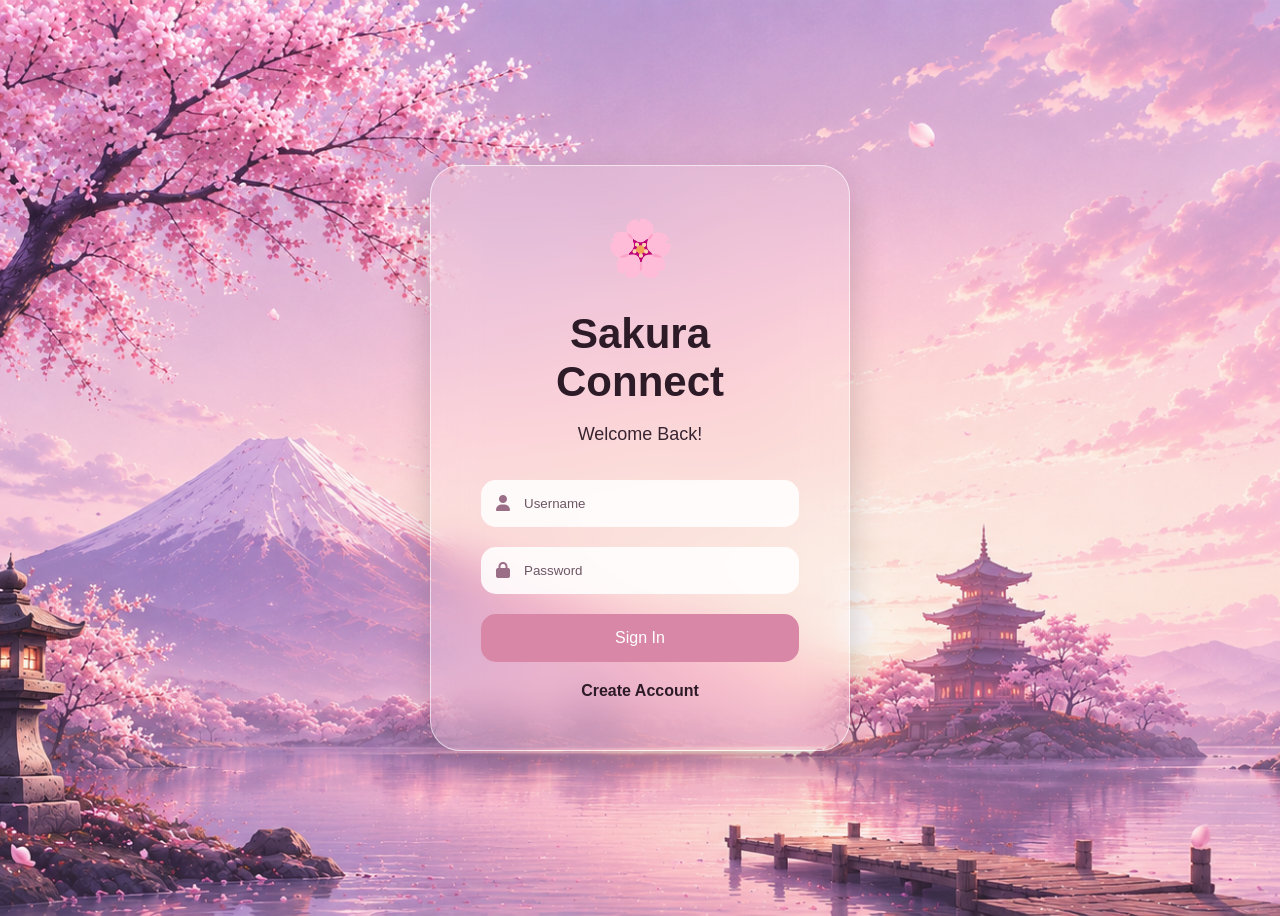
<file: index.html>
<!--ChatGPT assisted in cleaning up visuals and finding bugs-->

<!DOCTYPE html>
<html lang="en">
<head>
    <meta charset="UTF-8">
    <meta name="viewport" content="width=device-width, initial-scale=1.0">
	<meta name="description" content="Where your connections blossum">
	<link rel="stylesheet" href="css/login.css">
	<link rel="stylesheet" href="https://cdnjs.cloudflare.com/ajax/libs/font-awesome/6.5.1/css/all.min.css">
    <script src="js/login.js"></script>


    <title>Sakura Connect</title>

</head>



<body>

<div class="petals">
	<span></span>
	<span></span>
	<span></span>
	<span></span>
	<span></span>
	<span></span>
	<span></span>
	<span></span>
</div>

<div class="overlay"></div>

<div class="login-card">

    <div class="logo">
        🌸
    </div>

    <h1>Sakura Connect</h1>

    <p class="subtitle">
        Welcome Back!
    </p>

    <form onsubmit="doLogin(); return false;">
    
        <div class="input-group">
            <i class="fa-solid fa-user"></i>

            <input
                id="loginName"
                type="text"
                placeholder="Username">
        </div>

        <div class="input-group">
            <i class="fa-solid fa-lock"></i>

            <input
                id="loginPassword"
                type="password"
                placeholder="Password">
        </div>

        <button type="submit" class="login-btn">
            Sign In
        </button>

    </form>

    <a href="register.html" class="register-link">
        Create Account
    </a>

</div>

</body>
</html>
</file>
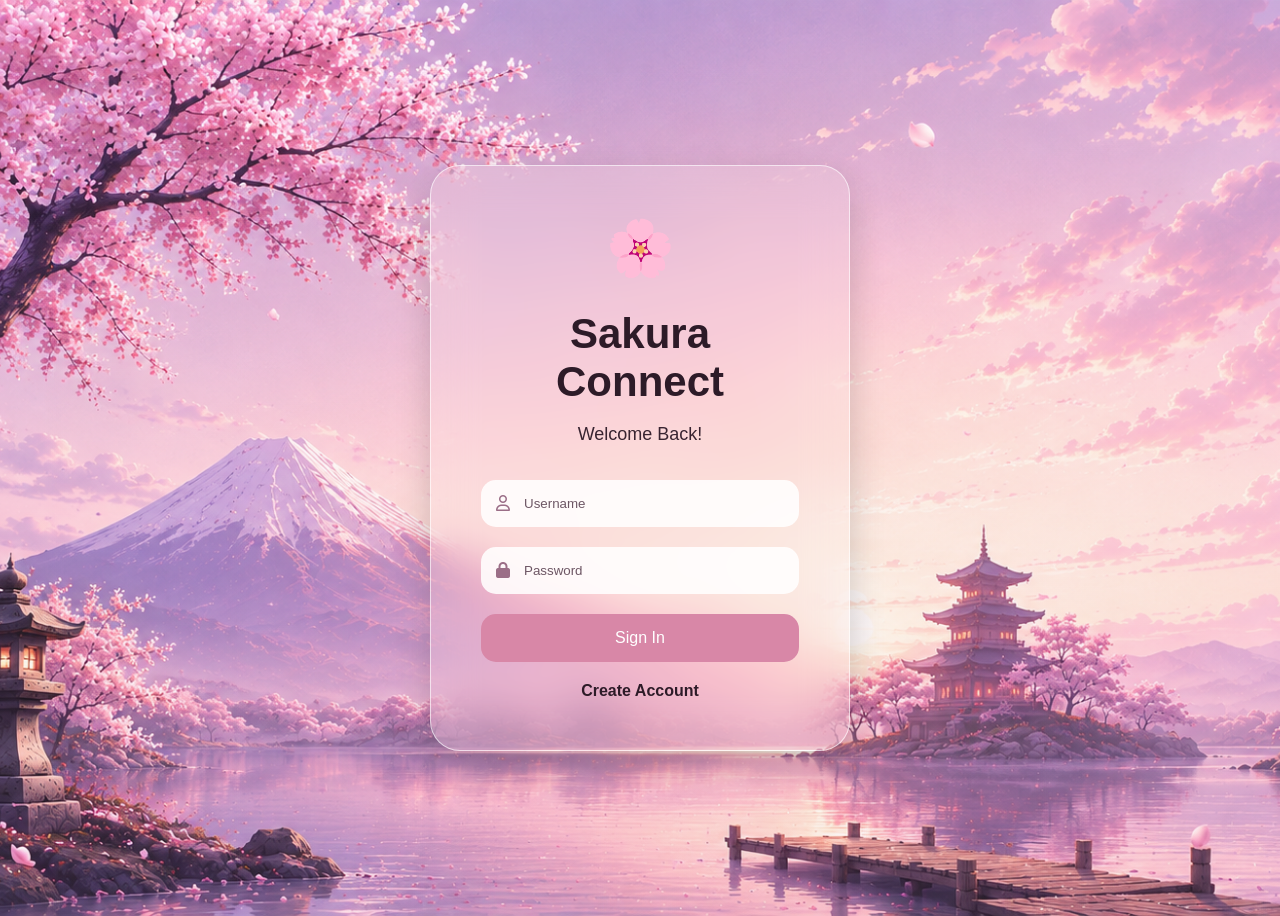
<file: hmtl/index.html>
<!--ChatGPT assisted in cleaning up visuals and finding bugs-->

<!DOCTYPE html>
<html lang="en">
<head>
    <meta charset="UTF-8">
    <meta name="viewport" content="width=device-width, initial-scale=1.0">
	<meta name="description" content="Where your connections blossum">
	<link rel="stylesheet" href="../css/login.css">
	<link rel="stylesheet" href="https://cdnjs.cloudflare.com/ajax/libs/font-awesome/6.5.1/css/all.min.css">


    <title>Sakura Connect</title>

</head>
<body>

<div class="petals">
	<span></span>
	<span></span>
	<span></span>
	<span></span>
	<span></span>
	<span></span>
	<span></span>
	<span></span>
</div>

<div class="overlay"></div>

<div class="login-card">

    <div class="logo">
        🌸
    </div>

    <h1>Sakura Connect</h1>

    <p class="subtitle">
        Welcome Back!
    </p>

    <div class="input-group">
        <i class="fa-regular fa-user"></i>
        <input type="text" placeholder="Username">
    </div>

    <div class="input-group">
        <i class="fa-solid fa-lock"></i>
        <input type="password" placeholder="Password">
    </div>

    <button class="login-btn">
        Sign In
    </button>

    <a href="register.html" class="register-link">
        Create Account
    </a>

</div>

</body>
</html>
</file>
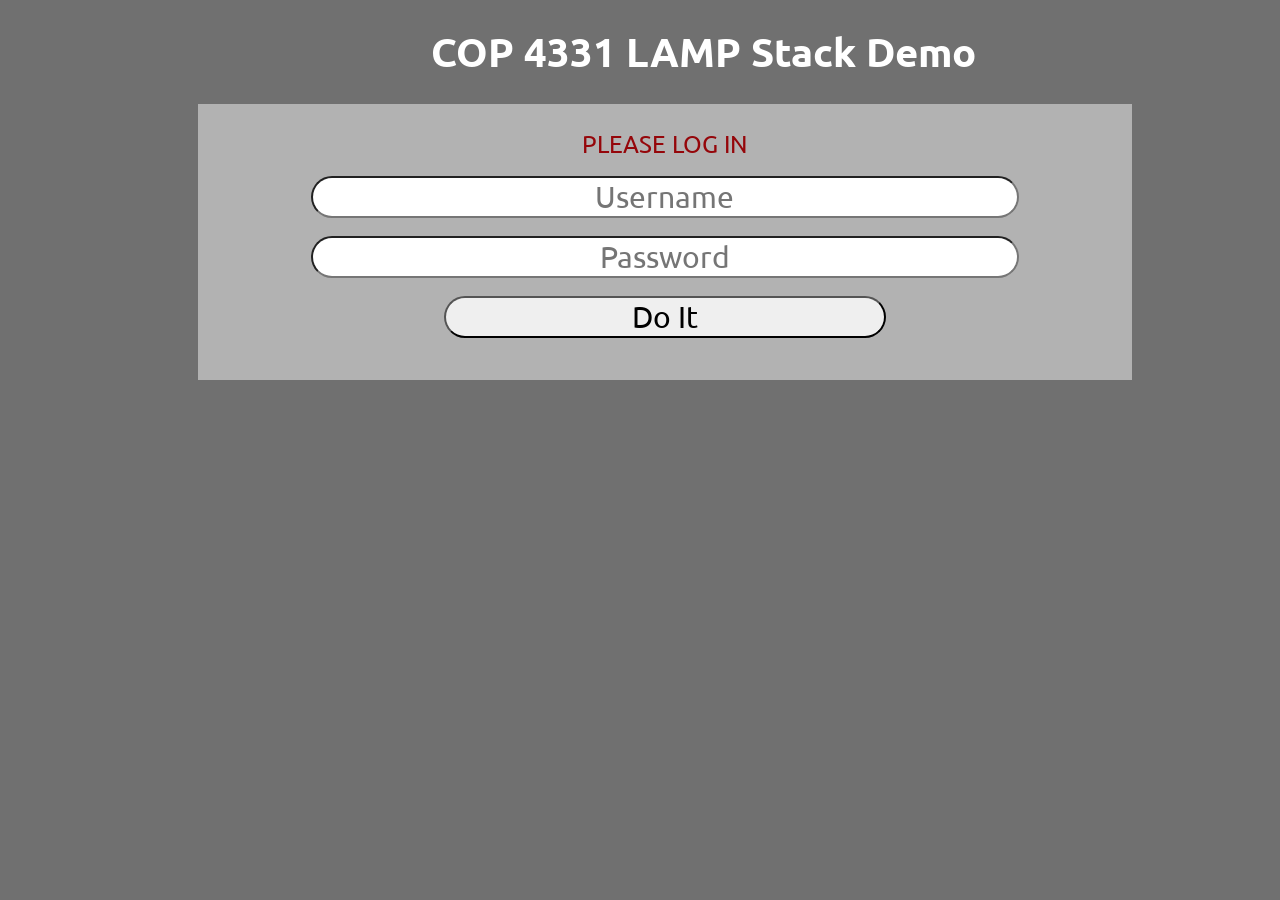
<file: Small_Project/index.html>
<html>
<head>
	<title>COP 4331 LAMP Stack Demo</title>
	<script type="text/javascript" src="js/md5.js"></script>
	<script type="text/javascript" src="js/code.js"></script>
    <link href="css/styles.css" rel="stylesheet">	
    <link href="https://fonts.googleapis.com/css?family=Ubuntu" rel="stylesheet">
</head>
<body>

<h1 id="title">COP 4331 LAMP Stack Demo</h1>

<div id="loginDiv">
	<span id="inner-title">PLEASE LOG IN</span>
	<input type="text" id="loginName" placeholder="Username" /><br />
	<input type="password" id="loginPassword" placeholder="Password"/><br />
	<button type="button" id="loginButton" class="buttons" onclick="doLogin();"> Do It </button>
	<span id="loginResult"></span>
</div>

</body>
</html>
</file>
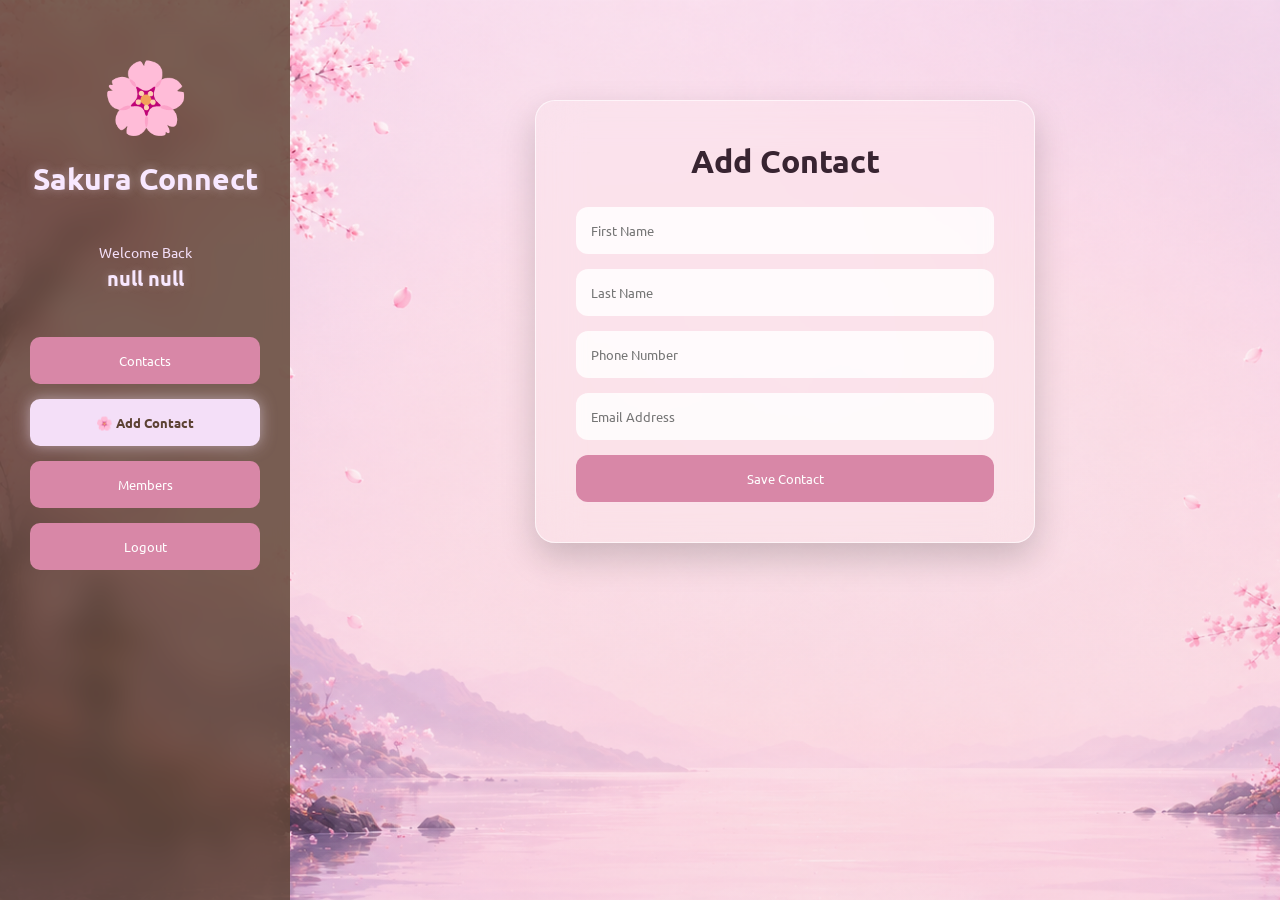
<file: addContact.html>
<!DOCTYPE html>
<html>
<head>
    <meta charset="UTF-8">
    <title>Add Contact</title>

    <link rel="stylesheet" href="css/contacts.css">
    <link rel="stylesheet" href="css/addContact.css">

    <script src="js/addContact.js"></script>
</head>

<body>

<div class="petals">
    <span></span>
    <span></span>
    <span></span>
    <span></span>
    <span></span>
    <span></span>
    <span></span>
    <span></span>
</div>

<div class="sidebar">

    <div class="logo-section">
        <div class="logo">&#127800;</div>
        <h2>Sakura Connect</h2>
    </div>

    <div class="user-info">

        <div class="welcome-text">
            Welcome Back
        </div>

        <div
            class="user-name"
            id="userName">
        </div>

    </div>

    <button onclick="location.href='contacts.html'">
        Contacts
    </button>

   <button class="active-nav">
        🌸 Add Contact
    </button>

    <button onclick="location.href='members.html'">
        Members
    </button>

    <button onclick="doLogout()">
        Logout
    </button>

</div>

<div class="main-content">

    <div class="add-contact-card">

        <h1>Add Contact</h1>

        <input
            id="firstName"
            type="text"
            placeholder="First Name">

        <input
            id="lastName"
            type="text"
            placeholder="Last Name">

        <input
            id="phoneNumber"
            type="text"
            placeholder="Phone Number">

        <input
            id="emailAddress"
            type="email"
            placeholder="Email Address">

        <button onclick="saveContact()">
            Save Contact
        </button>

    </div>

</div>

<div id="messageBox" class="message-box">
    Success
</div>

</body>
</html>
</file>
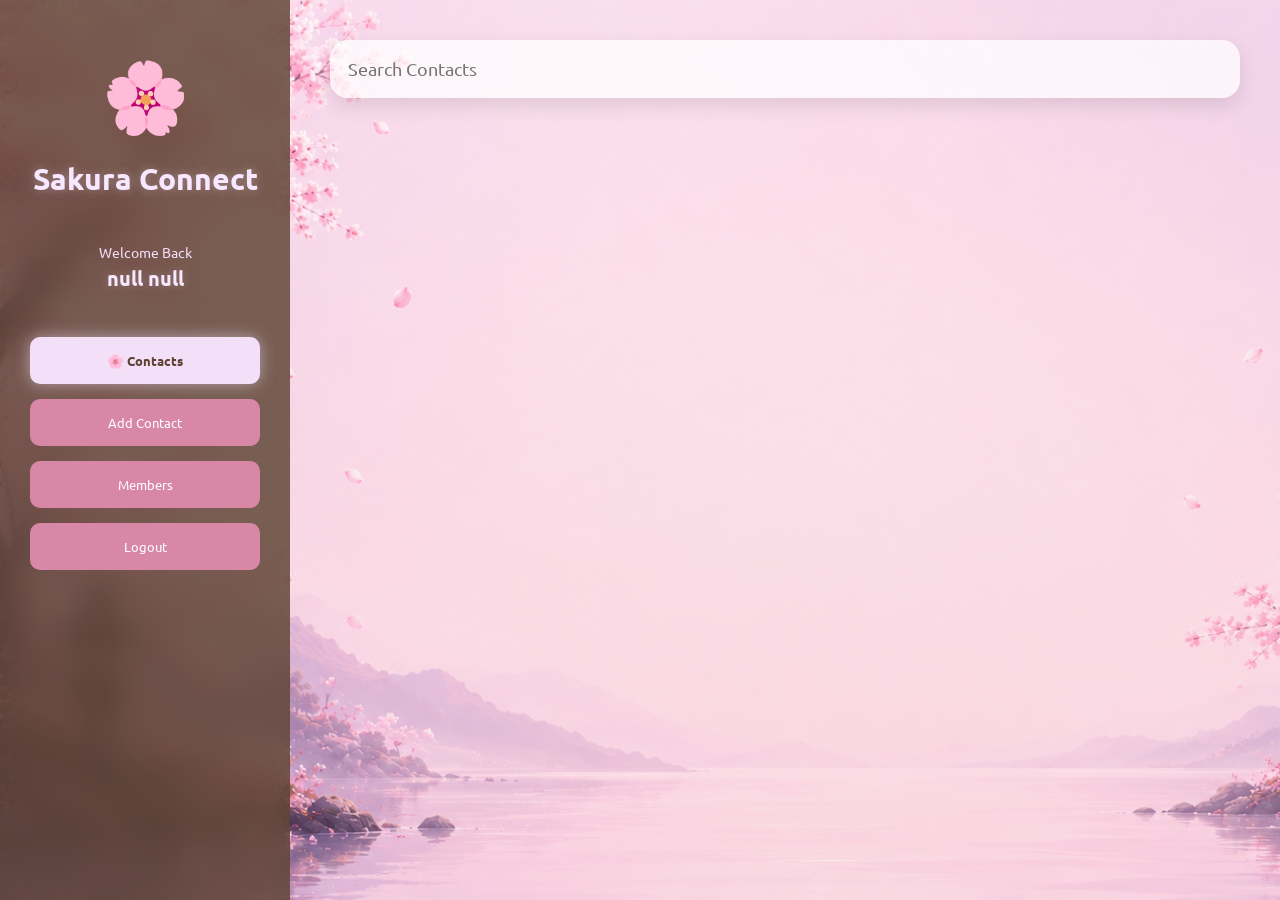
<file: contacts.html>
<!-- Chatgpt used for clean up and positioning -->


<!DOCTYPE html>
<html>
<head>
    <meta charset="UTF-8">
    <title>Sakura Connect Contacts</title>

    <link rel="stylesheet" href="css/contacts.css">
    <script src="js/contacts.js"></script>
</head>


<body>

<div class="petals">
    <span></span>
    <span></span>
    <span></span>
    <span></span>
    <span></span>
    <span></span>
    <span></span>
    <span></span>
</div>

<div class="sidebar">

    <div class="logo-section">
        <div class="logo">&#127800;</div>
        <h2>Sakura Connect</h2>
    </div>

    <div class="user-info">

        <div class="welcome-text">
            Welcome Back
        </div>

        <div
            class="user-name"
            id="userName">
        </div>

    </div>

    <button class="active-nav">
        🌸 Contacts
    </button>

    <button onclick="location.href='addContact.html'">
        Add Contact
    </button>

    <button onclick="location.href='members.html'">
        Members
    </button>

    <button onclick="doLogout()">
        Logout
    </button>

</div>

<div
    id="editPanel"
    class="add-contact-card"
    style="display:none;">

    <h1>Edit Contact</h1>

    <input id="editFirstName">

    <input id="editLastName">

    <input id="editPhoneNumber">

    <input id="editEmailAddress">

    <button onclick="saveEdit()">
        Save Changes
    </button>

</div>

<div class="main-content">

    <div class="top-bar">

        <input
            id="searchText"
            type="text"
            placeholder="Search Contacts"
            onkeyup="searchContact()">

    </div>

    <div id="emptyState" class="empty-state" style="display:none;">
        <h2>No Contacts Yet</h2>
        <p>Click "Add Contact" to create your first contact.</p>
    </div>

    <div 
        class="contacts-grid"
        id="contactsGrid">

    </div>

</div>

<div id="messageBox" class="message-box">
    Success
</div>

</body>
</html>
</file>
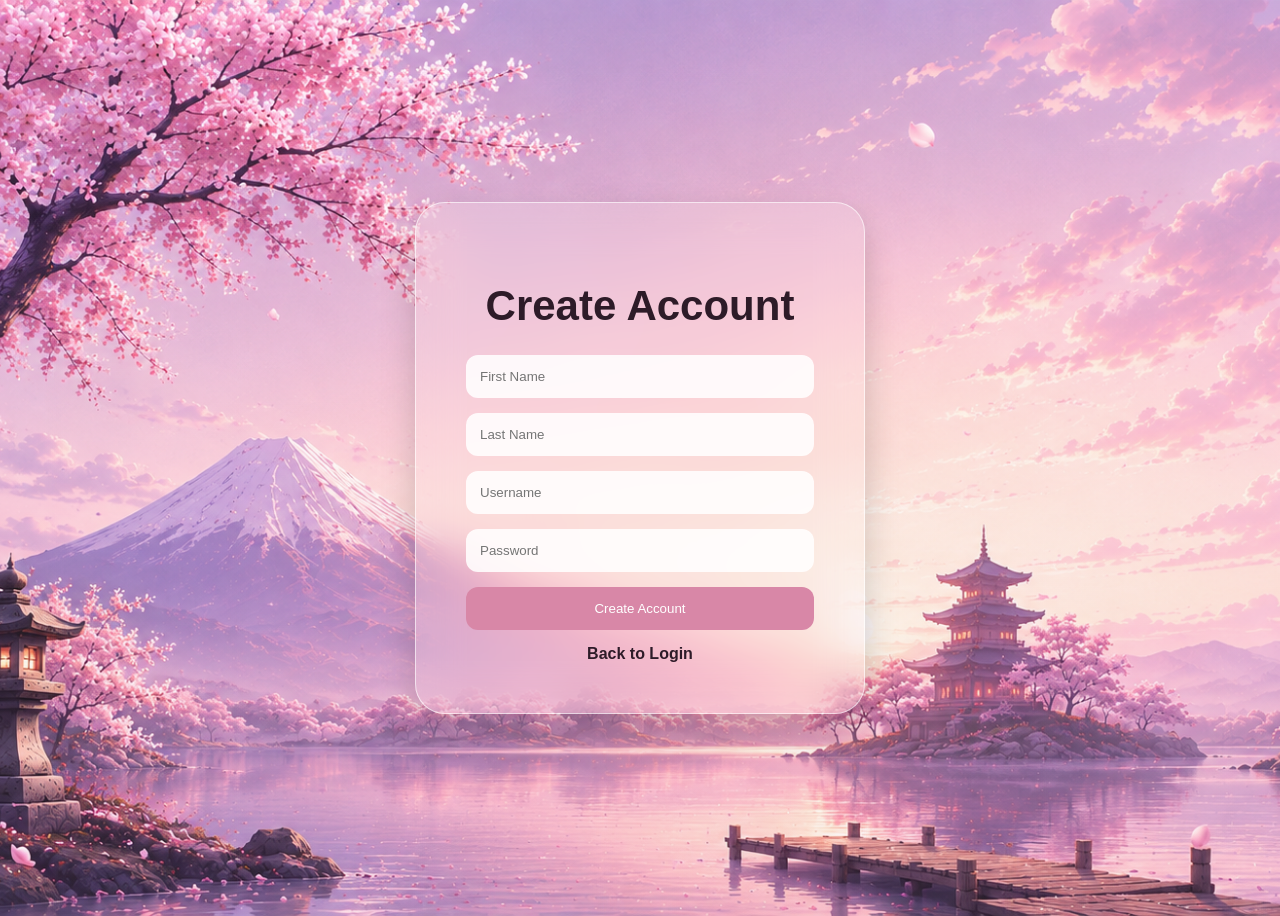
<file: register.html>
<!-- Chatgpt used for clean up and positioning, also used for petals-->

<!DOCTYPE html>
<html>
<head>
    <title>Create Account</title>

    <link rel="stylesheet" href="css/register.css">
    <script src="js/register.js"></script>
</head>


<body>

<div class="petals">
    <span></span>
    <span></span>
    <span></span>
    <span></span>
    <span></span>
    <span></span>
    <span></span>
    <span></span>
</div>

<div class="overlay"></div>

<div class="register-card">

    <h1>Create Account</h1>

    <input id="firstName" type="text" placeholder="First Name">
    <input id="lastName" type="text" placeholder="Last Name">
    <input id="username" type="text" placeholder="Username">
    <input id="password" type="password" placeholder="Password">


    <button onclick="doRegister()">
        Create Account
    </button>

    <a href="index.html">
        Back to Login
    </a>

</div>

</body>
</html>
</file>
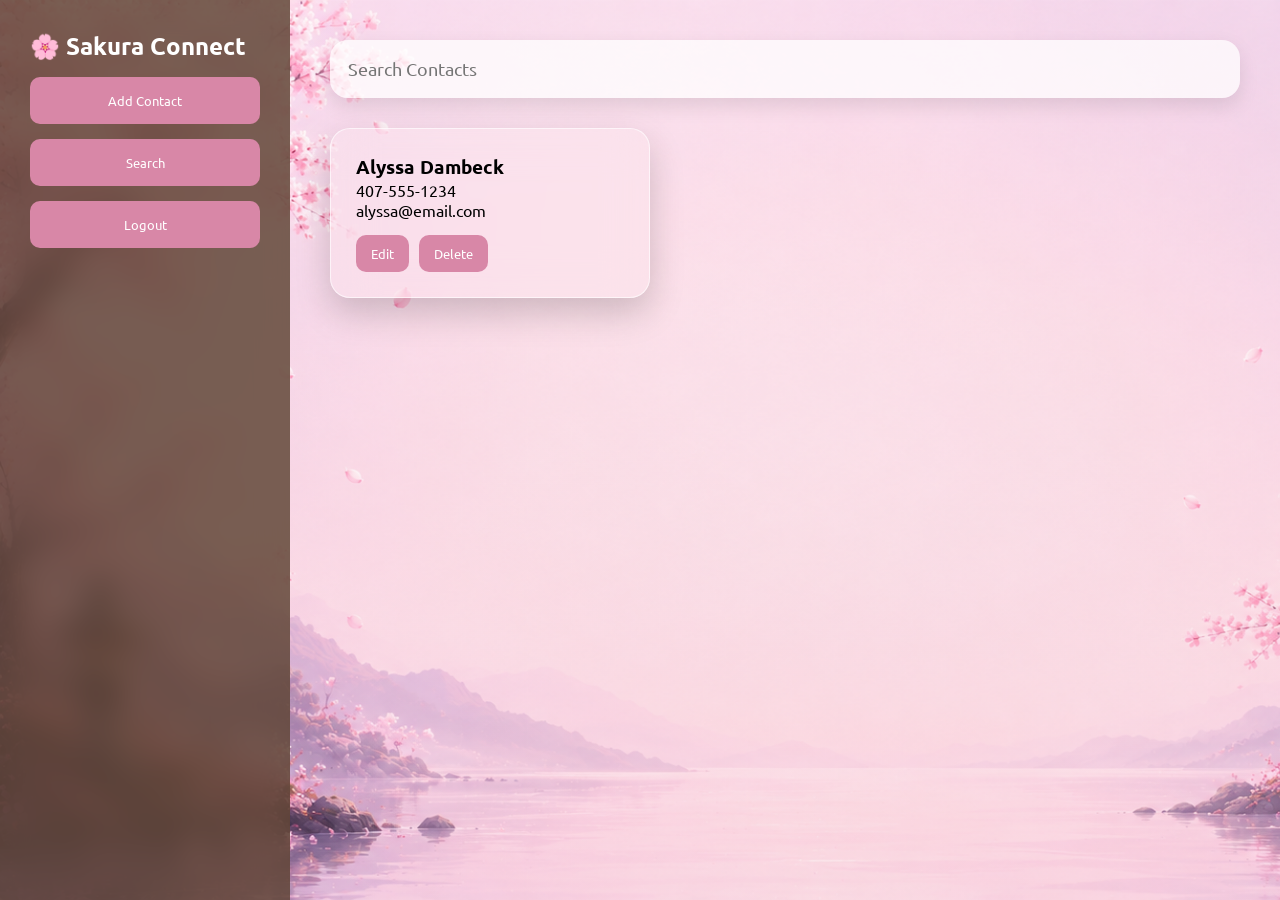
<file: hmtl/contacts.html>
<!DOCTYPE html>
<html>
<head>
    <title>Sakura Connect Contacts</title>

    <link rel="stylesheet" href="../css/contacts.css">
</head>
<body>

<div class="petals">
    <span></span>
    <span></span>
    <span></span>
    <span></span>
    <span></span>
    <span></span>
    <span></span>
    <span></span>
</div>

<div class="sidebar">

    <h2>🌸 Sakura Connect</h2>

    <button>Add Contact</button>

    <button>Search</button>

    <button>Logout</button>

</div>

<div class="main-content">

    <div class="top-bar">

        <input
        type="text"
        placeholder="Search Contacts">

    </div>

    <div class="contacts-grid">

        <div class="contact-card">

            <h3>Alyssa Dambeck</h3>

            <p>407-555-1234</p>

            <p>alyssa@email.com</p>

            <div class="actions">
                <button>Edit</button>
                <button>Delete</button>
            </div>

        </div>

    </div>

</div>

</body>
</html>
</file>
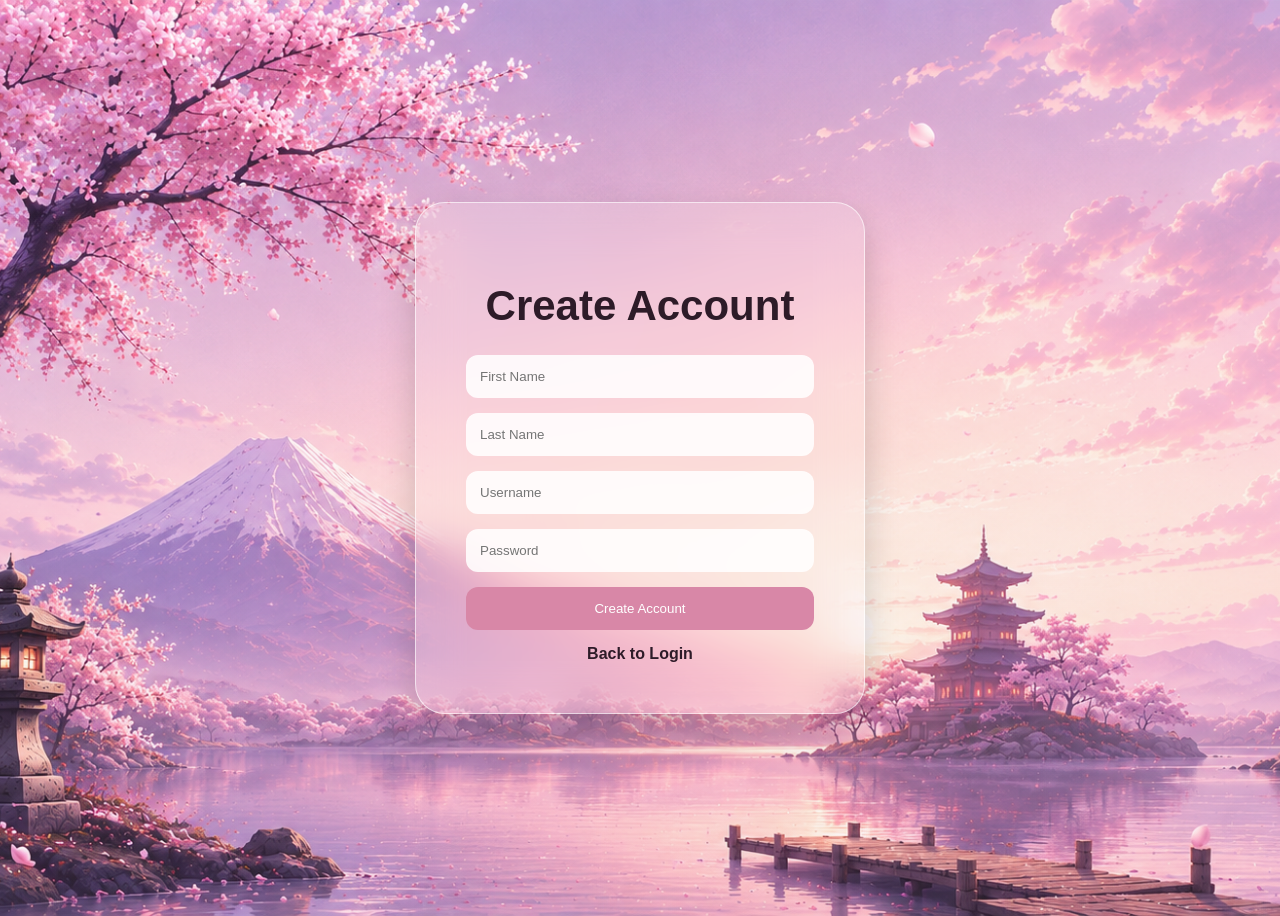
<file: hmtl/register.html>
<!DOCTYPE html>
<html>
<head>
    <title>Create Account</title>

    <link rel="stylesheet" href="../css/register.css">
</head>
<body>

<div class="petals">
    <span></span>
    <span></span>
    <span></span>
    <span></span>
    <span></span>
    <span></span>
    <span></span>
    <span></span>
</div>

<div class="overlay"></div>

<div class="register-card">

    <h1>Create Account</h1>

    <input type="text" placeholder="First Name">

    <input type="text" placeholder="Last Name">

    <input type="text" placeholder="Username">

    <input type="password" placeholder="Password">


    <button>
        Create Account
    </button>

    <a href="index.html">
        Back to Login
    </a>

</div>

</body>
</html>
</file>
<file: css/login.css>
/*used chatgpt to make petals*/


*{
    box-sizing:border-box;
    font-family:'Ubuntu',sans-serif;
}

body{
    height:100vh;

    display:flex;
    justify-content:center;
    align-items:center;

    background-image:
        linear-gradient(
        rgba(255, 220, 230, 0.08), 
        rgba(230, 190, 210, 0.12)),
        url("../images/login.png");


    background-size:cover;
    background-position:center;

}


.login-card{
    position:relative;
    z-index:2;

    width:420px;
    padding:50px;
    border-radius:30px;
    z-index: 10;

    background:
    rgba(255, 245, 245, .18);

    backdrop-filter:blur(22px);

    border:
    1px solid rgba(255, 255, 255, .60);

    box-shadow:
    0 15px 35px rgba(0, 0, 0, .18);

    text-align:center;

}

.logo{
    font-size:55px;
    margin-bottom:10px;
}

h1{
    color:#2d1b28;
    font-size: 42px;
    font-weight: 700;
    margin-bottom:10px;
}

.subtitle{
    color:#382431;
    font-size: 18px;
    font-weight:500;
    margin-bottom:35px;
}

.input-group{
    display:flex;
    align-items:center;

    background:
    rgba(255,255,255,.88);

    padding:15px;

    border-radius:15px;

    margin-bottom:20px;
}

.input-group i{
    color:#9b6e87;
    margin-right:12px;
}

.input-group input{
    border:none;
    background:none;
    outline:none;

    width:100%;

    color:#2f1f33;
}

.input-group input::placeholder{
    color:#6d5664;
    opacity: 1;
}

.login-btn{
    width:100%;

    border:none;

    padding:15px;

    border-radius:15px;

    background:#d887a7;

    color:white;

    font-size:16px;

    cursor:pointer;

    transition:.3s;
}

.login-btn:hover{
    background:#c96f93;
}

.register-link{
    display:block;

    margin-top:20px;

    text-decoration:none;

    color:#2d1b28;

    font-weight:700;
}

.register-link:hover{
    color:#d887a7;
}

.petals{
    position: fixed;
    inset: 0;
    pointer-events: none;
    overflow: hidden;
    z-index: 5;
}

.petals span{
    position: absolute;
    top: -50px;
    width: 18px;
    height: 18px;

    background: #ffe6ef;

    border-radius:
        0 100% 0 100%;
    
    opacity: 1;

    box-shadow: 
        0 0 6px rgba(255, 255, 255, .8);

    border: 1px solid rgba(255, 255, 255, .7);

    animation-timing-function: linear;
    animation-iteration-count: infinite;

    animation-name: fallLeft;
    animation-name: fallRight;

}

.petals span:nth-child(odd){
    animation-name: fallLeft;
}

.petals span:nth-child(even){
    animation-name: fallRight;
}

.petals span:nth-child(1){
    left:5%;
    animation-duration:12s;
    animation-delay:0s;
}

.petals span:nth-child(2){
    left:15%;
    animation-duration:9s;
    animation-delay:-2s;
}

.petals span:nth-child(3){
    left:30%;
    animation-duration:15s;
    animation-delay:-5s;
}

.petals span:nth-child(4){
    left:45%;
    animation-duration:11s;
    animation-delay:-1s;
}

.petals span:nth-child(5){
    left:60%;
    animation-duration:14s;
    animation-delay:-7s;
}

.petals span:nth-child(6){
    left:75%;
    animation-duration:10s;
    animation-delay:-3s;
}

.petals span:nth-child(7){
    left:85%;
    animation-duration:13s;
    animation-delay:-6s;
}

.petals span:nth-child(8){
    left:95%;
    animation-duration:8s;
    animation-delay:-4s;
}

@keyframes fallLeft {

    0%{
        transform:
            translateX(0px)
            translateY(-50px)
            rotate(0deg);

        opacity:0;
    }

    10%{
        opacity:1;
    }

    25%{
        transform:
            translateX(-40px)
            translateY(25vh)
            rotate(90deg);
    }

    50%{
        transform:
            translateX(30px)
            translateY(50vh)
            rotate(180deg);
    }

    75%{
        transform:
            translateX(-50px)
            translateY(75vh)
            rotate(270deg);
    }

    100%{
        transform:
            translateX(20px)
            translateY(110vh)
            rotate(360deg);

        opacity:0;
    }
}

@keyframes fallRight {

    0%{
        transform:
            translateX(0px)
            translateY(-50px)
            rotate(0deg);

        opacity:0;
    }

    10%{
        opacity:1;
    }

    25%{
        transform:
            translateX(40px)
            translateY(25vh)
            rotate(-90deg);
    }

    50%{
        transform:
            translateX(-30px)
            translateY(50vh)
            rotate(-180deg);
    }

    75%{
        transform:
            translateX(50px)
            translateY(75vh)
            rotate(-270deg);
    }

    100%{
        transform:
            translateX(-20px)
            translateY(110vh)
            rotate(-360deg);

        opacity:0;
    }
}
</file>
<file: Small_Project/css/styles.css>
body 
{
    background-color: #707070;
}

#title 
{
    font-size: 40px;
    width: 100%;
    margin: 2% 5%;
    text-align: center;
    font-family: 'Ubuntu', sans-serif;
    color: #FFFFFF;
}

#loginDiv
{
    font-size: 30px;
    width: 70%;
    margin-left: 15%;
    padding: 25px;
    background-color: #b2b2b2;
}

#loggedInDiv
{
    font-size: 30px;
    width: 70%;
    margin-left: 15%;
    padding: 25px;
    background-color: #b2b2b2;
}

#accessUIDiv
{
    font-size: 30px;
    width: 70%;
    margin-left: 15%;
    padding: 25px;
    background-color: #b2b2b2;
}

.buttons
{
    font-size: 30px;
    border-radius: 25px;
    width: 50%;
    margin-left: 25%;
    font-family: 'Ubuntu', sans-serif;
}

.buttons:hover{
    background-color: #00d5124f;
    color: #FFFFFF;
    opacity: 50%;
}

#loginName
{
	font-size: 30px;
}
#loginPassword
{
	font-size: 30px;
}
#searchText
{
	font-size: 30px;
}
#colorText
{
	font-size: 30px;
}

input[type="text"],input[type="password"]{
    border-radius: 25px;
    text-align: center;
    width: 80%;
    margin-left: 10%;
    margin-bottom: 2%;
    font-family: 'Ubuntu', sans-serif;
}

#inner-title{
    display: inline-block;
    font-size: 0.8em;
    width: 90%;
    text-align: center;
    margin-left: 5%;
    margin-bottom: 2%;
    font-family: 'Ubuntu', sans-serif;
    color: #95060a;
}

#loginResult{
    display: inline-block;
    font-size: 0.8em;
    width: 90%;
    text-align: center;
    margin-left: 5%;
    margin-bottom: 2%;
    font-family: 'Ubuntu', sans-serif;
    color: #95060a;
}

#userName{
    display: inline-block;
    width: 80%;
    margin-left: 10%;
    text-align: center;
}

#logoutButton{
    width: 20%;
    margin-left: 40%;
}

select{
    width: 30%;
    margin-left: 35%;
    margin-top: 2%;
    font-size: 0.75em;
    font-family: 'Ubuntu', sans-serif;
}

#colorSearchResult{
    display: none;
}

#colorAddResult{
    display: inline-block;
    font-size: 0.8em;
    width: 90%;
    text-align: center;
    margin-left: 5%;
    margin-top: 2%;
    margin-bottom: 1%;
    font-family: 'Ubuntu', sans-serif;
    color: #95060a;
}
</file>
<file: css/contacts.css>
@import url('https://fonts.googleapis.com/css2?family=Ubuntu:wght@300;400;500;700&display=swap');


*{
    margin:0;
    padding:0;
    box-sizing:border-box;
    font-family: 'Ubuntu', sans-serif;
}

body{
    display:flex;

    min-height:100vh;

    background-image:
        linear-gradient(
        rgba(255, 220, 230, 0.08), 
        rgba(230, 190, 210, 0.12)
    ),

    url("../images/contact.png");

    background-size:cover;
}
#editPanel{

    position:fixed;

    top:50%;
    left:50%;

    transform:
        translate(-50%, -50%);

    width:400px;

    z-index:1000;
}
.add-contact-card{

    width:400px;

    padding:30px;

    background:
    rgba(255,245,245,.18);

    backdrop-filter:blur(22px);

    border:
    1px solid rgba(255,255,255,.60);

    border-radius:20px;

    box-shadow:
    0 15px 35px rgba(0,0,0,.18);

    display:flex;
    flex-direction:column;
    gap:15px;
}

.add-contact-card input{

    width:100%;

    padding:12px;

    border:none;

    border-radius:12px;

    background:
    rgba(255,255,255,.85);
}

.active-nav{
    background:#f4dff8 !important;
    color:#5c4233 !important;
    font-weight:700;

    border:2px solid rgba(255,255,255,.6);

    box-shadow:
        0 0 15px rgba(248,232,255,.5);
}

.empty-state{
    width: 450px;
    margin: 80px auto;
    padding: 40px;

    text-align: center;

    background: rgba(255,245,245,.18);
    backdrop-filter: blur(22px);

    border: 1px solid rgba(255,255,255,.60);

    border-radius: 20px;

    color: white;

    box-shadow:
        0 15px 35px rgba(0,0,0,.18);
}

.logo-section{
    text-align: center;
    margin-bottom: 30px;
}

.logo{
    font-size: 70px;
    line-height: 1;
    margin: 30px;
}

.logo-section h2{
    margin-top: 13px;
    font-size: 30px;
    color:#f8e8ff;
    text-shadow:
        0 0 10px rgba(241,227,243,.35);

}

.sidebar{

    width:290px;

    background:
    rgba(92,66,49,.82);

    backdrop-filter:blur(15px);

    color:white;

    padding:30px;

    display:flex;
    flex-direction:column;
    gap:15px;
}

.welcome-text{
    font-size:14px;
    color:#f4dff8;
    text-align:center;
}

.user-name{
    font-size:20px;
    font-weight:600;
    color:#f8e8ff;
    text-align:center;
    margin-top:4px;

    text-shadow: 0 0 8px rgba(241, 227, 243, .25);
}

.user-info{
    text-align: center;
    margin-bottom: 30px;
    color: #f5d7df;
    font-size: 20px;
}

.sidebar button{

    padding:15px;
    border:none;
    border-radius:10px;
    background:#d887a7;
    color:white;
    cursor:pointer;
}

.main-content{

    flex:1;

    padding:40px;
}

.top-bar{
    display:flex;
    justify-content:space-between;
    align-items:center;
}

.top-bar input{

    width:100%;
    padding:18px;
    font-size: 18px;
    border:none;

    border-radius:18px;

    background:
    rgba(255,255,255,.75);

    box-shadow:
    0 8px 20px rgba(0, 0, 0, .1);
}

.contacts-grid{

    margin-top:30px;
    display:grid;

    grid-template-columns:
    repeat(auto-fit, 320px);

    justify-content: left;
    gap:20px;
}

.contact-card{
    width: 320px;
    padding: 25px;
    border-radius: 20px;

    background:
    rgba(255,245,245,.18);

    backdrop-filter:blur(22px);

    border:
    1px solid rgba(255,255,255,.60);

    box-shadow:
    0 15px 35px rgba(0,0,0,.18);
}

.actions{
    margin-top:15px;

    display:flex;
    gap:10px;
}

.actions button{

    border:none;

    padding:10px 15px;

    border-radius:10px;

    background:#d887a7;

    color:white;
}
.message-box{

    display:none;

    position:fixed;

    top:30px;
    right:30px;

    padding:18px 25px;

    border-radius:15px;

    background:
    rgba(120,220,140,.92);

    color:white;

    font-weight:600;

    z-index:9999;

    box-shadow:
    0 10px 25px rgba(0,0,0,.2);
}

.petals{
    position: fixed;
    inset: 0;
    pointer-events: none;
    overflow: hidden;
    z-index: 5;
}

.petals span{
    position: absolute;
    top: -50px;
    width: 14px;
    height: 14px;
    opacity: .75;

    background: #ffe6ef;

    border-radius:
        0 100% 0 100%;
    
    opacity: 1;

    box-shadow: 
        0 0 6px rgba(255, 255, 255, .8);

    border: 1px solid rgba(255, 255, 255, .7);

    animation-timing-function: linear;
    animation-iteration-count: infinite;

    animation-name: fallLeft;
    animation-name: fallRight;

}

.petals span:nth-child(odd){
    animation-name: fallLeft;
}

.petals span:nth-child(even){
    animation-name: fallRight;
}

.petals span:nth-child(1){
    left:5%;
    animation-duration:12s;
    animation-delay:0s;
}

.petals span:nth-child(2){
    left:15%;
    animation-duration:9s;
    animation-delay:-2s;
}

.petals span:nth-child(3){
    left:30%;
    animation-duration:15s;
    animation-delay:-5s;
}

.petals span:nth-child(4){
    left:45%;
    animation-duration:11s;
    animation-delay:-1s;
}

.petals span:nth-child(5){
    left:60%;
    animation-duration:14s;
    animation-delay:-7s;
}

.petals span:nth-child(6){
    left:75%;
    animation-duration:10s;
    animation-delay:-3s;
}

.petals span:nth-child(7){
    left:85%;
    animation-duration:13s;
    animation-delay:-6s;
}

.petals span:nth-child(8){
    left:95%;
    animation-duration:8s;
    animation-delay:-4s;
}

@keyframes fallLeft {

    0%{
        transform:
            translateX(0px)
            translateY(-50px)
            rotate(0deg);

        opacity:0;
    }

    10%{
        opacity:1;
    }

    25%{
        transform:
            translateX(-40px)
            translateY(25vh)
            rotate(90deg);
    }

    50%{
        transform:
            translateX(30px)
            translateY(50vh)
            rotate(180deg);
    }

    75%{
        transform:
            translateX(-50px)
            translateY(75vh)
            rotate(270deg);
    }

    100%{
        transform:
            translateX(20px)
            translateY(110vh)
            rotate(360deg);

        opacity:0;
    }
}

@keyframes fallRight {

    0%{
        transform:
            translateX(0px)
            translateY(-50px)
            rotate(0deg);

        opacity:0;
    }

    10%{
        opacity:1;
    }

    25%{
        transform:
            translateX(40px)
            translateY(25vh)
            rotate(-90deg);
    }

    50%{
        transform:
            translateX(-30px)
            translateY(50vh)
            rotate(-180deg);
    }

    75%{
        transform:
            translateX(50px)
            translateY(75vh)
            rotate(-270deg);
    }

    100%{
        transform:
            translateX(-20px)
            translateY(110vh)
            rotate(-360deg);

        opacity:0;
    }
}
</file>
<file: css/addContact.css>
.active-nav{
    background:#f4dff8 !important;
    color:#5c4233 !important;
    font-weight:700;

    border:2px solid rgba(255,255,255,.6);

    box-shadow:
        0 0 15px rgba(248,232,255,.5);
}

.add-contact-card{

    width:500px;

    margin:60px auto;

    padding:40px;

    background:
    rgba(255,245,245,.18);

    backdrop-filter:blur(22px);

    border:
    1px solid rgba(255,255,255,.60);

    border-radius:20px;

    box-shadow:
    0 15px 35px rgba(0,0,0,.18);

    display:flex;
    flex-direction:column;
    gap:15px;
}

.add-contact-card h1{
    color:#382431;
    text-align:center;
    margin-bottom:10px;
}

.add-contact-card input{

    padding:15px;

    border:none;

    border-radius:12px;

    background:
    rgba(255,255,255,.8);
}

.add-contact-card button{

    padding:15px;

    border:none;

    border-radius:12px;

    background:#d887a7;

    color:white;

    cursor:pointer;
}

.add-contact-card button:hover{

    background:#c96f93;

    transform:translateY(-2px);

    box-shadow:
    0 8px 20px rgba(216,135,167,.4);

    transition:.3s;
}

.add-contact-card button:active{

    transform:scale(.97);

    box-shadow:none;
}

.message-box{

    display:none;

    position:fixed;

    top:30px;
    right:30px;

    padding:18px 25px;

    border-radius:15px;

    background:
    rgba(120,220,140,.92);

    color:white;

    font-weight:600;

    z-index:9999;

    box-shadow:
    0 10px 25px rgba(0,0,0,.2);
}
</file>
<file: css/register.css>
@import url("login.css");

.register-card{
    position:relative;
    z-index:2;

    width:450px;

    display:flex;
    flex-direction:column;
    gap:15px;

    padding:50px;

    border-radius:30px;

    background:
    rgba(255, 245, 245, .18);

    border:
    1px solid rgba(255, 255, 255, .60);

    backdrop-filter:blur(22px);

    box-shadow:
    0 15px 35px rgba(0, 0, 0, .18);

    text-align:center;
}

.register-card input{
    background:
    rgba(255, 255, 255, .88);

    color:#2d1b28;

    padding:14px;
    border:none;
    border-radius:12px;
    outline:none;
}

.register-card button{
    padding:14px;

    border:none;

    border-radius:12px;

    background:#d887a7;

    color:white;

    cursor:pointer;
}

.register-card a{
    text-decoration:none;
    color:#2d1b28;
    font-weight: 700;
}

.register-card a:hover{
    color:#b46b8b;
}
</file>
